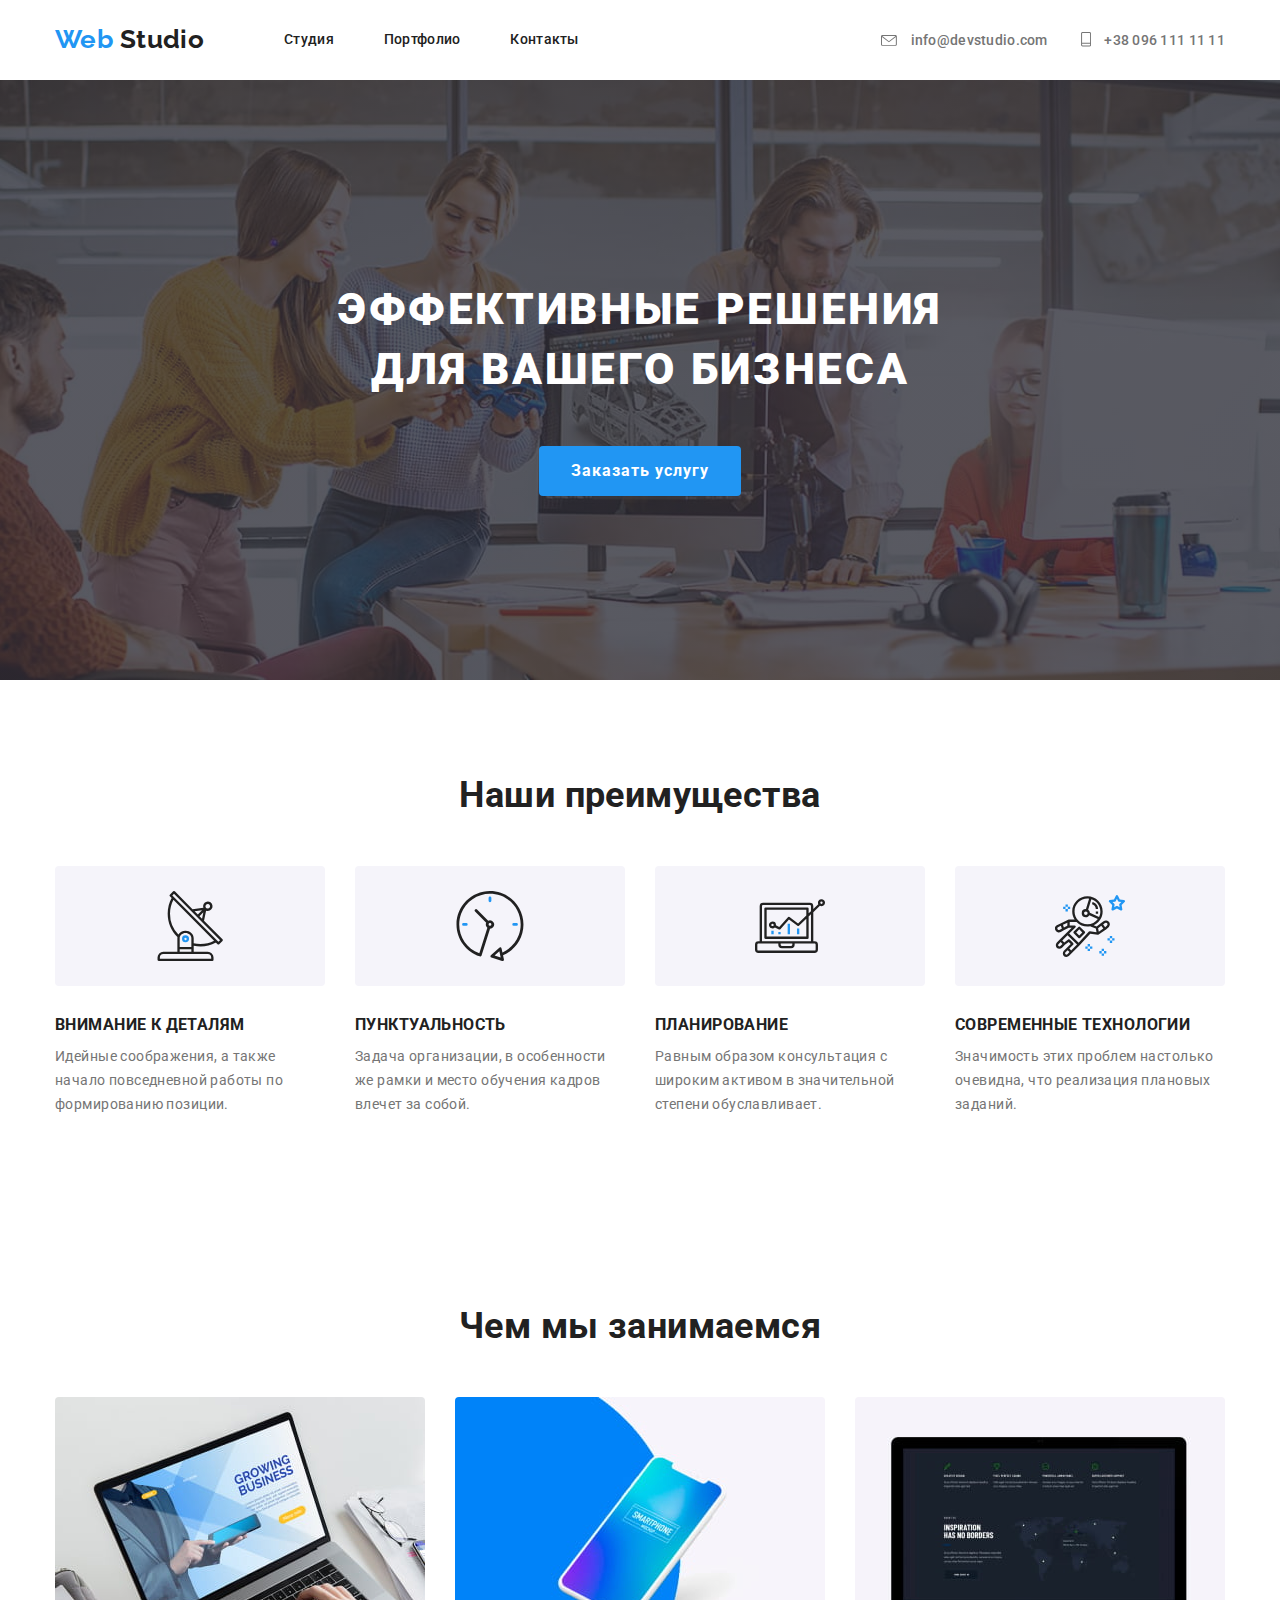
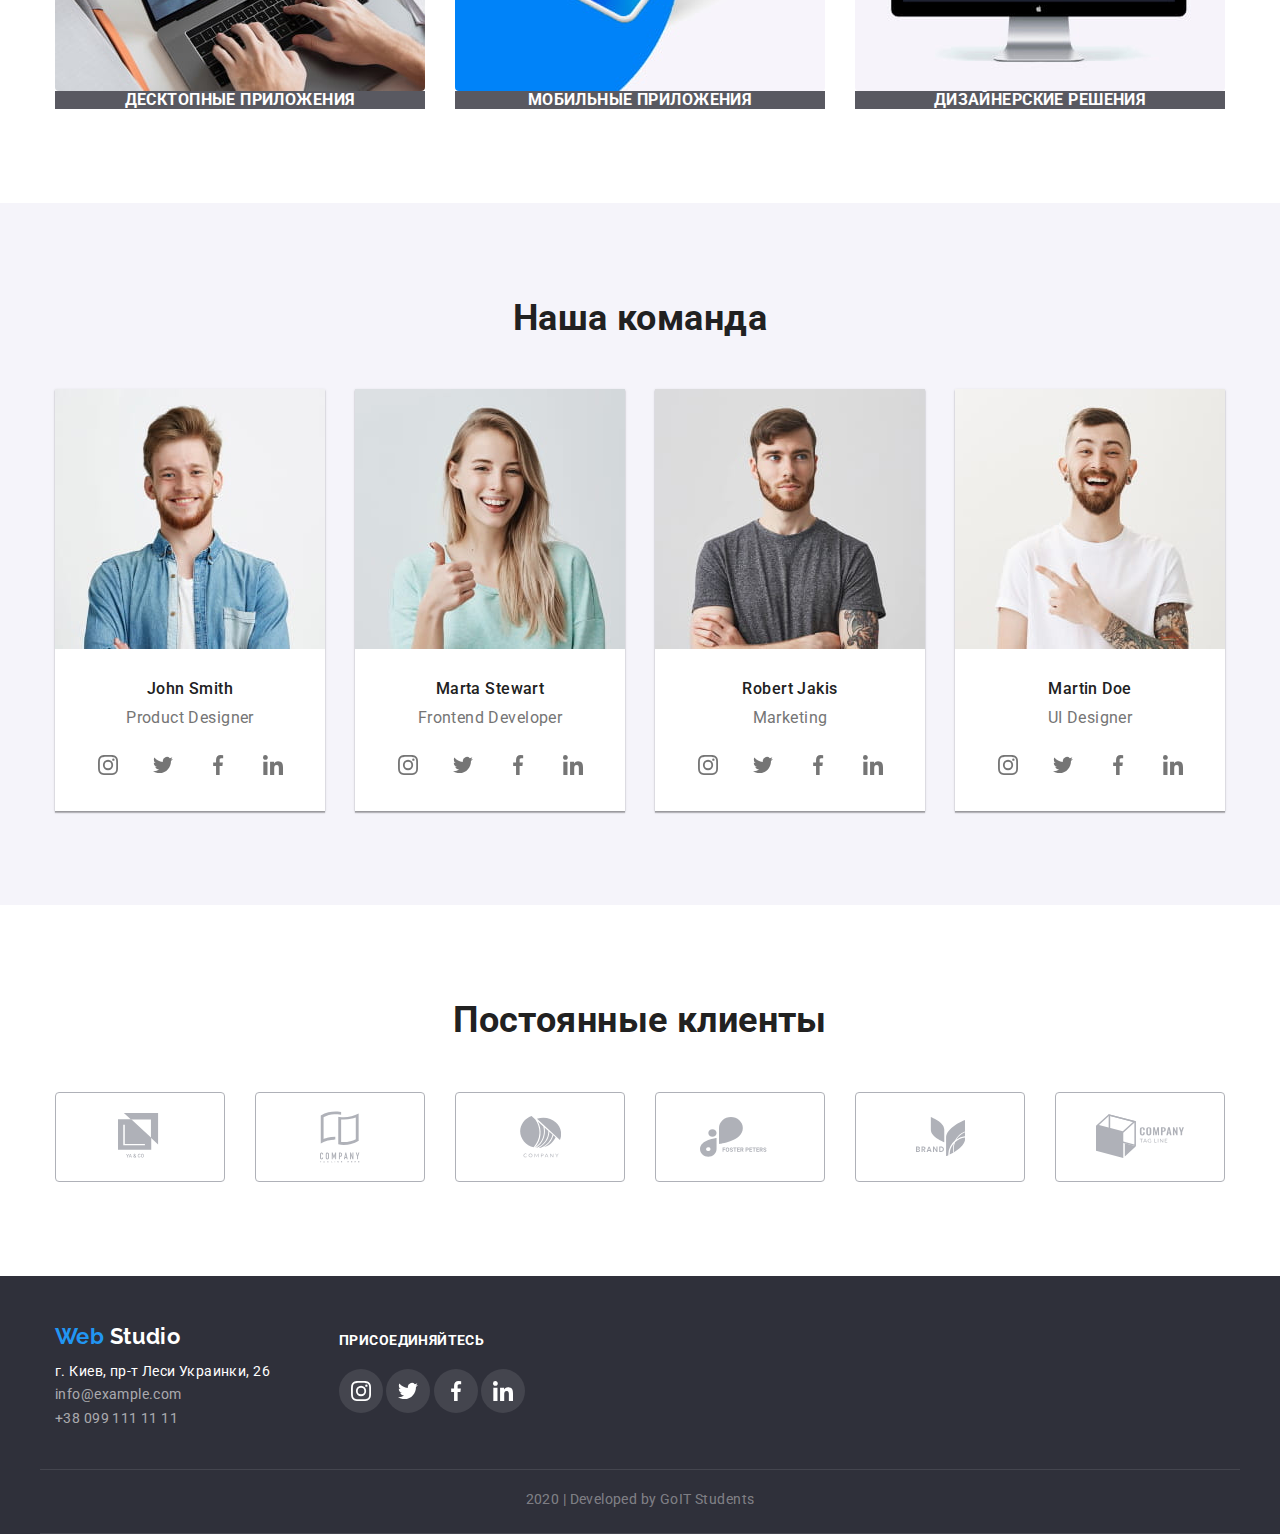
<file: index.html>
<!DOCTYPE html>
<html lang="ru">
  <head>
    <meta charset="UTF-8" />
    <meta name="viewport" content="width=device-width, initial-scale=1.0" />
    <title>Document</title>
    <link
      rel="stylesheet"
      href="https://fonts.googleapis.com/css2?family=Raleway:wght@700&family=Roboto:wght@500;700;900"
    />
    <link
      rel="stylesheet"
      href="https://cdnjs.cloudflare.com/ajax/libs/modern-normalize/0.6.0/modern-normalize.min.css"
    />
    <link rel="stylesheet" href="./css/main.css" />
  </head>
  <body>
    <!--Шапка-->
    <header>
      <div class="container main-nav">
        <a href="index.html" class="logo">
          <span class="logo-web">Web</span>
          Studio</a
        >
        <nav class="navigation-block">
          <ul class="site-nav">
            <li class="item"><a href="./index.html" class="link">Студия</a></li>
            <li class="item">
              <a href="./portfolio.html" class="link">Портфолио</a>
            </li>
            <li class="item"><a href="" class="link">Контакты</a></li>
          </ul>
        </nav>
        <div class="phone-email">
          <a href="mailto:info@devstudio.com" class="contacts">
            <svg class="icon-env" width="16px" height="11px">
              <use href="./images/sprite.svg#icon-envelope"></use>
            </svg>
            info@devstudio.com
          </a>
          <a href="tel:+380961111111" class="contacts">
            <svg class="icon-phone" width="10px" height="15px">
              <use href="images/sprite.svg#icon-phone"></use>
            </svg>
            +38 096 111 11 11
          </a>
        </div>
      </div>
    </header>
    <main>
      <!--Герой-->
      <section class="hero-section">
        <h1 class="hero-title">эффективные решения для вашего бизнеса</h1>
        <a href="" class="button primary">Заказать услугу</a>
      </section>

      <!--Преимущества-->
      <section class="section advantages">
        <div class="container">
          <h2 class="section-title">Наши преимущества</h2>
          <ul class="advantages-list">
            <li class="item">
              <svg class="adv-icons">
                <use
                  href="./images/sprite.svg#icon-antenna"
                  width="70px"
                  height="70px"
                ></use>
              </svg>
              <h3 class="title">Внимание к деталям</h3>
              <p class="text">
                Идейные соображения, а также начало повседневной работы по
                формированию позиции.
              </p>
            </li>
            <li class="item">
              <svg class="adv-icons">
                <use
                  href="./images/sprite.svg#icon-clock"
                  width="70px"
                  height="70px"
                ></use>
              </svg>
              <h3 class="title">Пунктуальность</h3>
              <p class="text">
                Задача организации, в особенности же рамки и место обучения
                кадров влечет за собой.
              </p>
            </li>
            <li class="item">
              <svg class="adv-icons">
                <use
                  href="./images/sprite.svg#icon-notebook"
                  width="70px"
                  height="70px"
                ></use>
              </svg>
              <h3 class="title">Планирование</h3>
              <p class="text">
                Равным образом консультация с широким активом в значительной
                степени обуславливает.
              </p>
            </li>
            <li class="item">
              <svg class="adv-icons">
                <use
                  href="./images/sprite.svg#icon-astronaut"
                  width="70px"
                  height="70px"
                ></use>
              </svg>
              <h3 class="title">Современные технологии</h3>
              <p class="text">
                Значимость этих проблем настолько очевидна, что реализация
                плановых заданий.
              </p>
            </li>
          </ul>
        </div>
      </section>
      <!--Чем мы занимаемся-->
      <section class="section">
        <div class="container">
          <h2 class="section-title">Чем мы занимаемся</h2>
          <ul class="we-do">
            <li class="item">
              <img
                src="./images/notebook-we-do.jpg"
                alt="Ноутбук"
                class="img-we-do"
              />
              <h3 class="title">Десктопные приложения</h3>
            </li>
            <li class="item">
              <img
                src="./images/phone-we-do.jpg"
                alt="Смартфон"
                class="img-we-do"
              />
              <h3 class="title">Мобильные приложения</h3>
            </li>
            <li class="item">
              <img
                src="./images/imac-we-do.jpg"
                alt="Компьютер"
                class="img-we-do"
              />
              <h3 class="title">Дизайнерские решения</h3>
            </li>
          </ul>
        </div>
      </section>
      <!--Наша команда-->
      <section class="section our-team">
        <div class="container">
          <h2 class="section-title">Наша команда</h2>
          <ul class="team">
            <li class="item-team">
              <img
                src="./images/John-designer.jpg"
                alt="Фото продуктового дизайнера"
                class="worker-photo"
              />
              <h3 class="worker">John Smith</h3>
              <p class="profession">Product Designer</p>
              <ul class="soc-networks">
                <li class="item">
                  <a href="" class="icon-box">
                    <svg class="soc-icons" width="20px" height="20px">
                      <use href="./images/sprite.svg#icon-instagram"></use>
                    </svg>
                  </a>
                </li>
                <li class="item">
                  <a href="" class="icon-box">
                    <svg class="soc-icons" width="20px" height="20px">
                      <use href="./images/sprite.svg#icon-twitter"></use>
                    </svg>
                  </a>
                </li>
                <li class="item">
                  <a href="" class="icon-box">
                    <svg class="soc-icons" width="20px" height="20px">
                      <use href="./images/sprite.svg#icon-facebook"></use>
                    </svg>
                  </a>
                </li>
                <li class="item">
                  <a href="" class="icon-box">
                    <svg class="soc-icons" width="20px" height="20px">
                      <use href="./images/sprite.svg#icon-linkedin"></use>
                    </svg>
                  </a>
                </li>
              </ul>
            </li>
            <li class="item-team">
              <img
                src="./images/Marta-frontend.jpg"
                alt="Фото фронтенд разработчика"
                class="worker-photo"
              />
              <h3 class="worker">Marta Stewart</h3>
              <p class="profession">Frontend Developer</p>
              <ul class="soc-networks">
                <li class="item">
                  <a href="" class="icon-box">
                    <svg class="soc-icons" width="20px" height="20px">
                      <use href="./images/sprite.svg#icon-instagram"></use>
                    </svg>
                  </a>
                </li>
                <li class="item">
                  <a href="" class="icon-box">
                    <svg class="soc-icons" width="20px" height="20px">
                      <use href="./images/sprite.svg#icon-twitter"></use>
                    </svg>
                  </a>
                </li>
                <li class="item">
                  <a href="" class="icon-box">
                    <svg class="soc-icons" width="20px" height="20px">
                      <use href="./images/sprite.svg#icon-facebook"></use>
                    </svg>
                  </a>
                </li>
                <li class="item">
                  <a href="" class="icon-box">
                    <svg class="soc-icons" width="20px" height="20px">
                      <use href="./images/sprite.svg#icon-linkedin"></use>
                    </svg>
                  </a>
                </li>
              </ul>
            </li>
            <li class="item-team">
              <img
                src="./images/Robert-marketing.jpg"
                alt="Фото маркетолога"
                class="worker-photo"
              />
              <h3 class="worker">Robert Jakis</h3>
              <p class="profession">Marketing</p>
              <ul class="soc-networks">
                <li class="item">
                  <a href="" class="icon-box">
                    <svg class="soc-icons" width="20px" height="20px">
                      <use href="./images/sprite.svg#icon-instagram"></use>
                    </svg>
                  </a>
                </li>
                <li class="item">
                  <a href="" class="icon-box">
                    <svg class="soc-icons" width="20px" height="20px">
                      <use href="./images/sprite.svg#icon-twitter"></use>
                    </svg>
                  </a>
                </li>
                <li class="item">
                  <a href="" class="icon-box">
                    <svg class="soc-icons" width="20px" height="20px">
                      <use href="./images/sprite.svg#icon-facebook"></use>
                    </svg>
                  </a>
                </li>
                <li class="item">
                  <a href="" class="icon-box">
                    <svg class="soc-icons" width="20px" height="20px">
                      <use href="./images/sprite.svg#icon-linkedin"></use>
                    </svg>
                  </a>
                </li>
              </ul>
            </li>
            <li class="item-team">
              <img
                src="./images/Martin-ui.jpg"
                alt="Фото дизайнера"
                class="worker-photo"
              />
              <h3 class="worker">Martin Doe</h3>
              <p class="profession">UI Designer</p>
              <ul class="soc-networks">
                <li class="item">
                  <a href="" class="icon-box">
                    <svg class="soc-icons" width="20px" height="20px">
                      <use href="./images/sprite.svg#icon-instagram"></use>
                    </svg>
                  </a>
                </li>
                <li class="item">
                  <a href="" class="icon-box">
                    <svg class="soc-icons" width="20px" height="20px">
                      <use href="./images/sprite.svg#icon-twitter"></use>
                    </svg>
                  </a>
                </li>
                <li class="item">
                  <a href="" class="icon-box">
                    <svg class="soc-icons" width="20px" height="20px">
                      <use href="./images/sprite.svg#icon-facebook"></use>
                    </svg>
                  </a>
                </li>
                <li class="item">
                  <a href="" class="icon-box">
                    <svg class="soc-icons" width="20px" height="20px">
                      <use href="./images/sprite.svg#icon-linkedin"></use>
                    </svg>
                  </a>
                </li>
              </ul>
            </li>
          </ul>
        </div>
      </section>
      <!--Клиенты-->
      <section class="section">
        <div class="container">
          <h2 class="section-title">Постоянные клиенты</h2>
          <ul class="our-clients">
            <li class="item">
              <a href="" class="client-logo">
                <svg class="client-icon" width="44px" height="49px">
                  <use href="./images/sprite.svg#client-1"></use>
                </svg>
              </a>
            </li>
            <li class="item">
              <a href="" class="client-logo">
                <svg class="client-icon" width="40px" height="52px">
                  <use href="./images/sprite.svg#client-2"></use>
                </svg>
              </a>
            </li>
            <li class="item">
              <a href="" class="client-logo">
                <svg class="client-icon" width="41px" height="42px">
                  <use href="./images/sprite.svg#client-3"></use>
                </svg>
              </a>
            </li>
            <li class="item">
              <a href="" class="client-logo">
                <svg class="client-icon" width="80px" height="42px">
                  <use href="./images/sprite.svg#client-4"></use>
                </svg>
              </a>
            </li>
            <li class="item">
              <a href="" class="client-logo">
                <svg class="client-icon" width="49px" height="47px">
                  <use href="./images/sprite.svg#client-5"></use>
                </svg>
              </a>
            </li>
            <li class="item">
              <a href="" class="client-logo">
                <svg class="client-icon" width="88px" height="45px">
                  <use href="./images/sprite.svg#client-6"></use>
                </svg>
              </a>
            </li>
          </ul>
        </div>
      </section>
    </main>
    <footer class="footer">
      <div class="container">
        <div class="footer-address">
          <a href="/index.html" class="logo footer-logo">
            <span class="logo-web">Web</span>
            Studio
          </a>
          <address class="address-item">
            г. Киев, пр-т Леси Украинки, 26
            <a href="mailto:info@example.com" class="footer-contacts"
              >info@example.com</a
            >
            <a href="tel:+380991111111" class="footer-contacts"
              >+38 099 111 11 11</a
            ><br />
          </address>
        </div>
        <div class="call-action">
          <b class="action-text">присоединяйтесь</b>
          <ul>
            <li class="action-icons">
              <a class="footer-icons" href="">
                <svg width="20px" height="20px">
                  <use href="./images/sprite.svg#icon-instagram"></use>
                </svg>
              </a>
            </li>
            <li class="action-icons">
              <a class="footer-icons" href="">
                <svg width="20px" height="20px">
                  <use href="./images/sprite.svg#icon-twitter"></use>
                </svg>
              </a>
            </li>
            <li class="action-icons">
              <a class="footer-icons" href="">
                <svg width="20px" height="20px">
                  <use href="./images/sprite.svg#icon-facebook"></use>
                </svg>
              </a>
            </li>
            <li class="action-icons">
              <a class="footer-icons" href="">
                <svg class="icons" width="20px" height="20px">
                  <use href="./images/sprite.svg#icon-linkedin"></use>
                </svg>
              </a>
            </li>
          </ul>
        </div>
      </div>
      <p class="container developed-by">2020 | Developed by GoIT Students</p>
    </footer>
  </body>
</html>
</file>
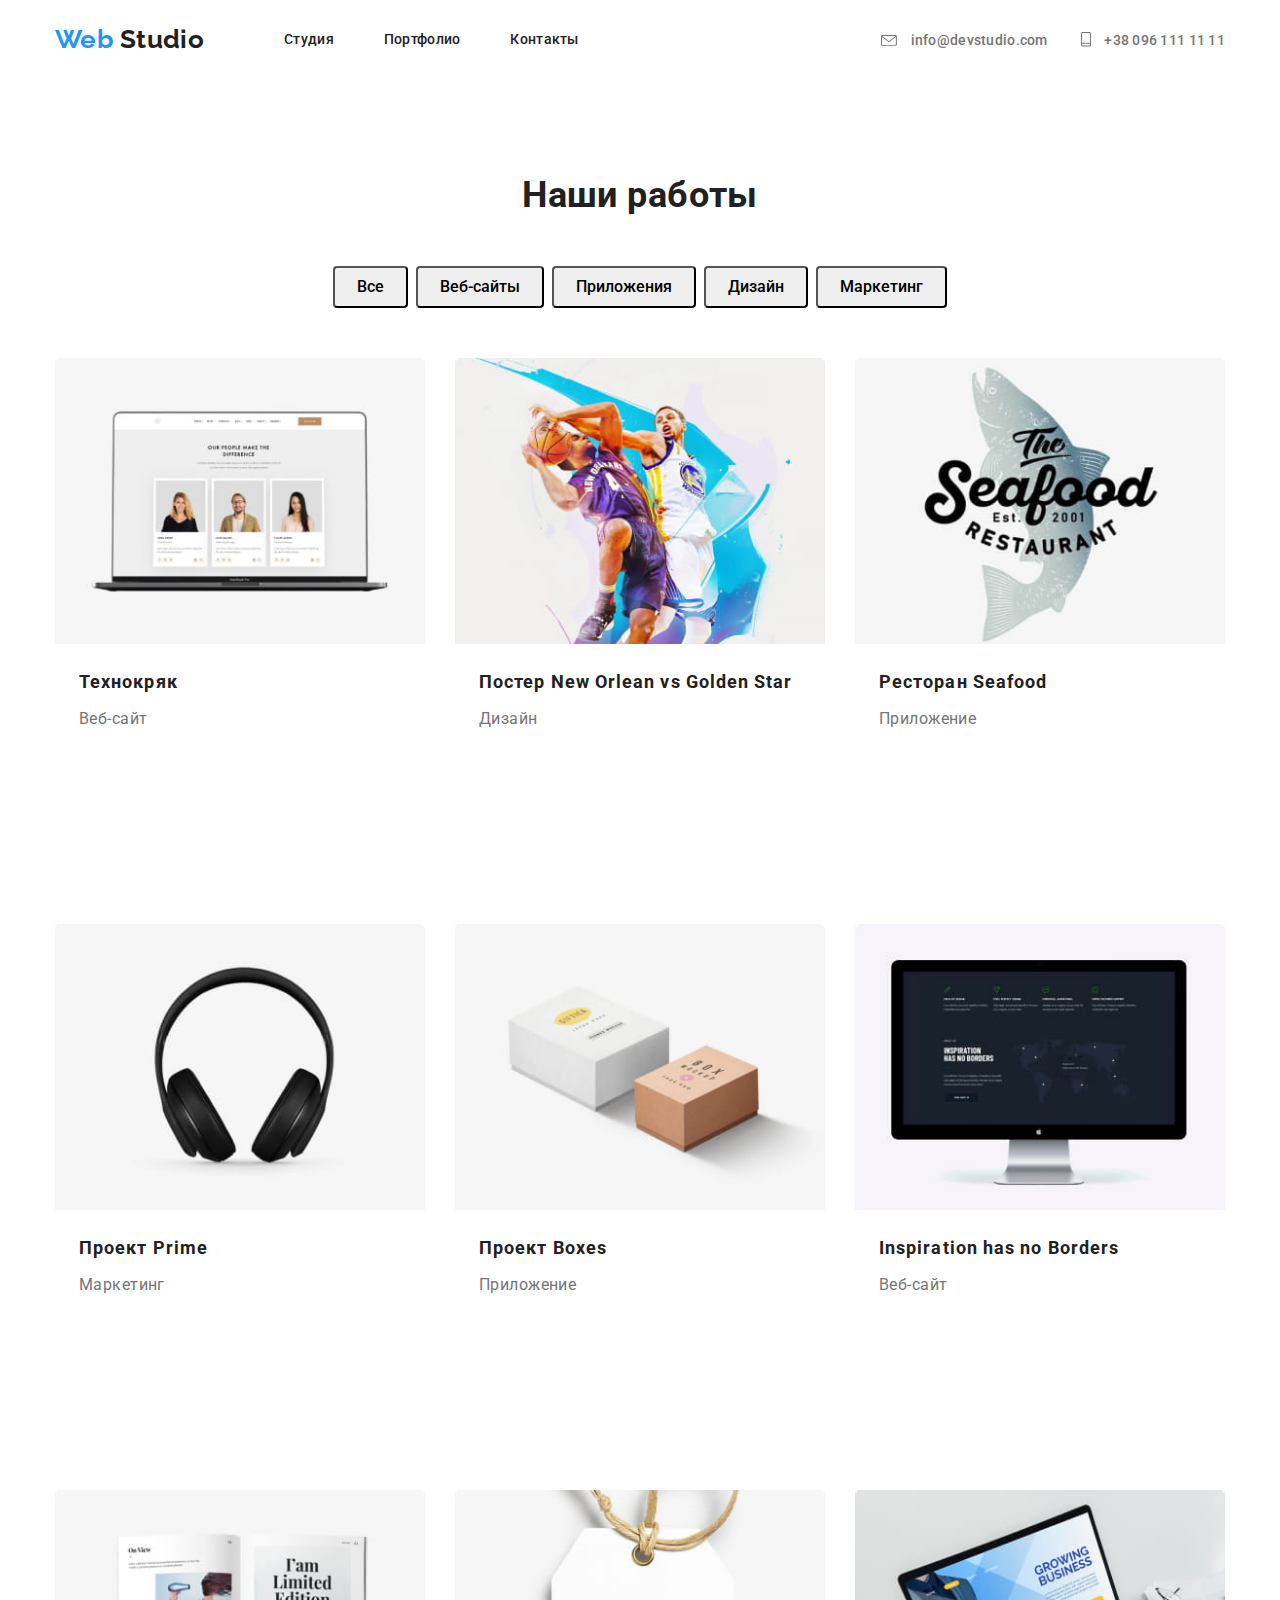
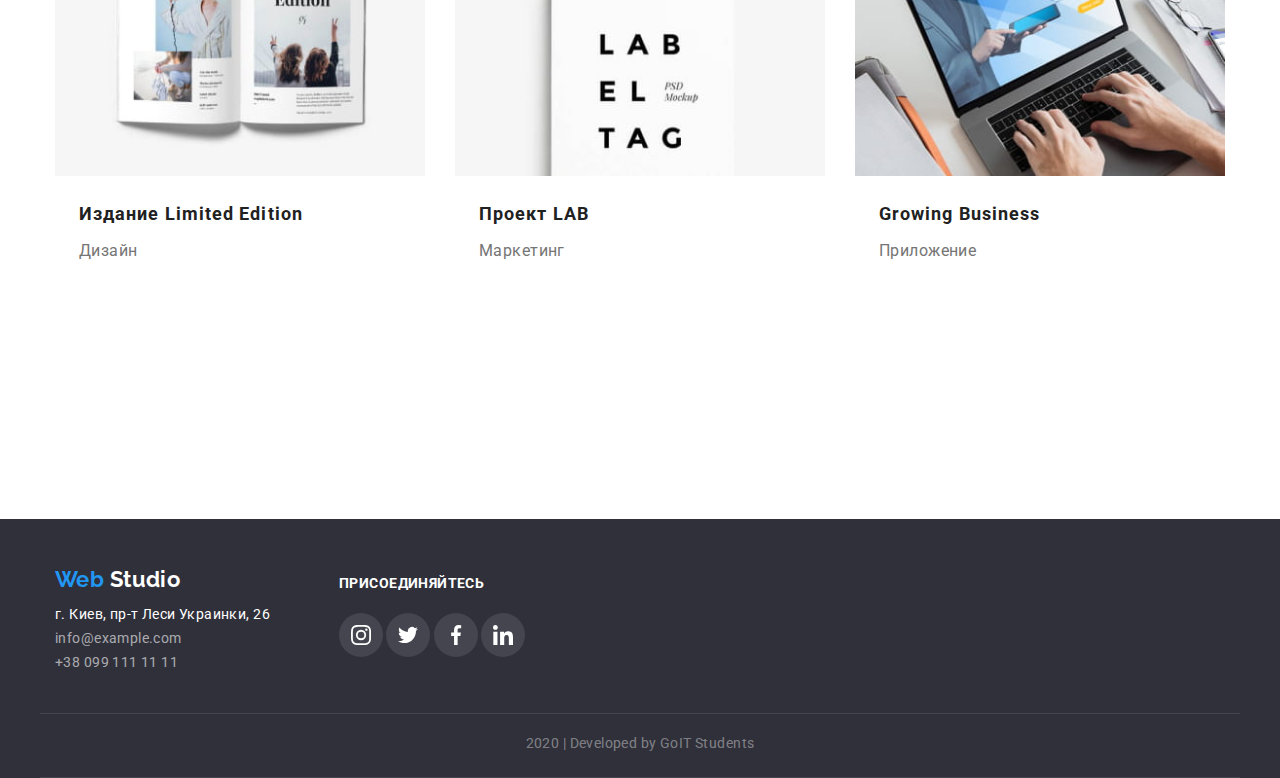
<file: portfolio.html>
<!DOCTYPE html>
<html lang="en">
  <head>
    <meta charset="UTF-8" />
    <meta name="viewport" content="width=device-width, initial-scale=1.0" />
    <title>Portfolio</title>
    <link
      rel="stylesheet"
      href="https://fonts.googleapis.com/css2?family=Raleway:wght@700&family=Roboto:wght@500;700;900"
    />
    <link
      rel="stylesheet"
      href="https://cdnjs.cloudflare.com/ajax/libs/modern-normalize/0.6.0/modern-normalize.min.css"
    />
    <link rel="stylesheet" href="./css/main.css" />
    <link rel="stylesheet" href="./css/portfolio.css" />
  </head>
  <body>
    <!--Шапка-->
    <header>
      <div class="container main-nav">
        <a href="index.html" class="logo">
          <span class="logo-web">Web</span>
          Studio</a
        >
        <nav class="navigation-block">
          <ul class="site-nav">
            <li class="item"><a href="./index.html" class="link">Студия</a></li>
            <li class="item">
              <a href="./portfolio.html" class="link">Портфолио</a>
            </li>
            <li class="item"><a href="" class="link">Контакты</a></li>
          </ul>
        </nav>
        <div class="phone-email">
          <a href="mailto:info@devstudio.com" class="contacts">
            <svg class="icon-env" width="16px" height="11px">
              <use href="./images/sprite.svg#icon-envelope"></use>
            </svg>
            info@devstudio.com
          </a>
          <a href="tel:+380961111111" class="contacts">
            <svg class="icon-phone" width="10px" height="15px">
              <use href="images/sprite.svg#icon-phone"></use>
            </svg>
            +38 096 111 11 11
          </a>
        </div>
      </div>
    </header>
    <main>
      <div class="container">
        <section class="section">
          <h1 class="section-title">Наши работы</h1>
          <ul class="filter">
            <li class="item">
              <button type="button" class="filter-button">Все</button>
            </li>
            <li class="item">
              <button type="button" class="filter-button">Веб-сайты</button>
            </li>
            <li class="item">
              <button type="button" class="filter-button">Приложения</button>
            </li>
            <li class="item">
              <button type="button" class="filter-button">Дизайн</button>
            </li>
            <li class="item">
              <button type="button" class="filter-button">Маркетинг</button>
            </li>
          </ul>
          <ul class="our-portfolio">
            <li class="item">
              <a href="" class="link">
                <img
                  src="./images/portfolio-tekhnokryak.jpg"
                  alt="Веб-сайт технокряк"
                />
                <div class="box-text">
                  <h2 class="portfolio-title">Технокряк</h2>
                  <p class="portfolio-description">Веб-сайт</p>
                </div>
                <p class="text">
                  Технокряк это современная площадка распространения
                  коронавируса. Компании используют эту платформу для цифрового
                  шпионажа и атак на защищённые сервера конкурентов.
                </p>
              </a>
            </li>
            <li class="item">
              <a href="" class="link">
                <img
                  src="./images/portfolio-baskeball.jpg"
                  alt="Постер New Orlean vs Golden Star"
                />
                <div class="box-text">
                  <h2 class="portfolio-title">
                    Постер New Orlean vs Golden Star
                  </h2>
                  <p class="portfolio-description">Дизайн</p>
                </div>
                <p class="text">
                  Технокряк это современная площадка распространения
                  коронавируса. Компании используют эту платформу для цифрового
                  шпионажа и атак на защищённые сервера конкурентов.
                </p>
              </a>
            </li>
            <li class="item">
              <a href="" class="link">
                <img
                  src="./images/portfolio-seafood.jpg"
                  alt="Логотип ресторана Seafood"
                />
                <div class="box-text">
                  <h2 class="portfolio-title">Ресторан Seafood</h2>
                  <p class="portfolio-description">Приложение</p>
                </div>
                <p class="text">
                  Технокряк это современная площадка распространения
                  коронавируса. Компании используют эту платформу для цифрового
                  шпионажа и атак на защищённые сервера конкурентов.
                </p>
              </a>
            </li>
            <li class="item">
              <a href="" class="link">
                <img
                  src="./images/portfolio-headset.jpg"
                  alt="Фото наушников"
                />
                <div class="box-text">
                  <h2 class="portfolio-title">Проект Prime</h2>
                  <p class="portfolio-description">Маркетинг</p>
                </div>
                <p class="text">
                  Технокряк это современная площадка распространения
                  коронавируса. Компании используют эту платформу для цифрового
                  шпионажа и атак на защищённые сервера конкурентов.
                </p>
              </a>
            </li>
            <li class="item">
              <a href="" class="link">
                <img src="./images/portfolio-boxes.jpg" alt="Макет коробочек" />
                <div class="box-text">
                  <h2 class="portfolio-title">Проект Boxes</h2>
                  <p class="portfolio-description">Приложение</p>
                </div>
                <p class="text">
                  Технокряк это современная площадка распространения
                  коронавируса. Компании используют эту платформу для цифрового
                  шпионажа и атак на защищённые сервера конкурентов.
                </p>
              </a>
            </li>
            <li class="item">
              <a href="" class="link">
                <img
                  src="./images/portfolio-imac.jpg "
                  alt="Веб-сайт Inspiration has no Borders"
                />
                <div class="box-text">
                  <h2 class="portfolio-title">Inspiration has no Borders</h2>
                  <p class="portfolio-description">Веб-сайт</p>
                </div>
                <p class="text">
                  Технокряк это современная площадка распространения
                  коронавируса. Компании используют эту платформу для цифрового
                  шпионажа и атак на защищённые сервера конкурентов.
                </p>
              </a>
            </li>
            <li class="item">
              <a href="" class="link">
                <img
                  src="./images/portfolio-magazine.jpg"
                  alt="Журнал Limited Edition"
                />
                <div class="box-text">
                  <h2 class="portfolio-title">Издание Limited Edition</h2>
                  <p class="portfolio-description">Дизайн</p>
                </div>
                <p class="text">
                  Технокряк это современная площадка распространения
                  коронавируса. Компании используют эту платформу для цифрового
                  шпионажа и атак на защищённые сервера конкурентов.
                </p>
              </a>
            </li>
            <li class="item">
              <a href="" class="link">
                <img src="./images/portfolio-lab.jpg" alt="Бирка Lab" />
                <div class="box-text">
                  <h2 class="portfolio-title">Проект LAB</h2>
                  <p class="portfolio-description">Маркетинг</p>
                </div>
                <p class="text">
                  Технокряк это современная площадка распространения
                  коронавируса. Компании используют эту платформу для цифрового
                  шпионажа и атак на защищённые сервера конкурентов.
                </p>
              </a>
            </li>
            <li class="item">
              <a href="" class="link">
                <img
                  src="./images/portfolio-notebook.jpg"
                  alt="Приложение Growing Business"
                />
                <div class="box-text">
                  <h2 class="portfolio-title">Growing Business</h2>
                  <p class="portfolio-description">Приложение</p>
                </div>
                <p class="text">
                  Технокряк это современная площадка распространения
                  коронавируса. Компании используют эту платформу для цифрового
                  шпионажа и атак на защищённые сервера конкурентов.
                </p>
              </a>
            </li>
          </ul>
        </section>
      </div>
    </main>
    <footer class="footer">
      <div class="container">
        <div class="footer-address">
          <a href="/index.html" class="logo footer-logo">
            <span class="logo-web">Web</span>
            Studio
          </a>
          <address class="address-item">
            г. Киев, пр-т Леси Украинки, 26
            <a href="mailto:info@example.com" class="footer-contacts"
              >info@example.com</a
            >
            <a href="tel:+380991111111" class="footer-contacts"
              >+38 099 111 11 11</a
            ><br />
          </address>
        </div>
        <div class="call-action">
          <b class="action-text">присоединяйтесь</b>
          <ul>
            <li class="action-icons">
              <a class="footer-icons" href="">
                <svg width="20px" height="20px">
                  <use href="./images/sprite.svg#icon-instagram"></use>
                </svg>
              </a>
            </li>
            <li class="action-icons">
              <a class="footer-icons" href="">
                <svg width="20px" height="20px">
                  <use href="./images/sprite.svg#icon-twitter"></use>
                </svg>
              </a>
            </li>
            <li class="action-icons">
              <a class="footer-icons" href="">
                <svg width="20px" height="20px">
                  <use href="./images/sprite.svg#icon-facebook"></use>
                </svg>
              </a>
            </li>
            <li class="action-icons">
              <a class="footer-icons" href="">
                <svg class="icons" width="20px" height="20px">
                  <use href="./images/sprite.svg#icon-linkedin"></use>
                </svg>
              </a>
            </li>
          </ul>
        </div>
      </div>
      <p class="container developed-by">2020 | Developed by GoIT Students</p>
    </footer>
  </body>
</html>
</file>
<file: css/main.css>
/* collor: #2196F3 - logo and all hover/focus elements
color: #757575  - цвет основого текста
color: #212121 - цвет вторичного текста
color: #FFFFFF - белый цвет (фон и текст)
color: #F5F4FA - вторичный цвет фона
color: rgba(255, 255, 255, 0.6) - цвет текста в футтере
color: #2F303A - фон футтера
*/

:root {
  --primary-text-color: #757575;
  --secondary-text-color: #212121;
  --accent-color: #2196f3;
  --primary-white-color: #ffffff;
  --secondary-bg-color: #f5f4fa;
  --footer-bg-color: #2f303a;
  --primary-icons-color: #afb1b8;
}

body {
  background-color: var(--primary-white-color);
  color: var(--primary-text-color);
  font-family: Roboto, sans-serif;
  font-size: 14px;
  letter-spacing: 0.03em;
}

/* Logo header*/

.logo {
  font-family: Raleway, sans-serif;
  color: var(--secondary-text-color);
  font-weight: 700;
  font-size: 26px;
  line-height: 1.2;
  text-decoration: none;
}

.logo-web {
  font-family: Raleway, sans-serif;
  color: var(--accent-color);
}

.logo:hover,
.logo:focus {
  color: var(--accent-color);
}

ul {
  margin: 0;
  padding: 0;
  list-style: none;
}

/* Container */
.container {
  margin: 0 auto;
  width: 1200px;
  padding-left: 15px;
  padding-right: 15px;
}

/* Site navigation */

.main-nav {
  display: flex;
  align-items: center;
}

.navigation-block {
  margin-left: 80px;
}

.site-nav {
  display: flex;
}

.site-nav .item:not(:last-child) {
  margin-right: 50px;
}

.site-nav .link {
  display: block;
  padding-top: 32px;
  padding-bottom: 32px;

  color: var(--secondary-text-color);
  font-weight: 500;
  line-height: 1.14;
  letter-spacing: 0.02em;
  text-decoration: none;
}

.site-nav a:hover,
.site-nav a:focus {
  color: var(--accent-color);
}

/* Contacts */

.contacts {
  color: var(--primary-text-color);
  font-weight: 500;
  line-height: 1.14;
  letter-spacing: 0.02em;
}

.contacts:hover,
.contacts:focus {
  color: var(--accent-color);
}

.icon-env,
.icon-phone {
  fill: currentColor;
  margin-right: 10px;
}

.phone-email {
  display: inline-block;
  margin-left: auto;
}

.phone-email .contacts + .contacts {
  margin-left: 30px;
}

.phone-email > .contacts {
  padding-top: 32px;
  padding-bottom: 32px;
  text-decoration: none;
}

.contacts .icon-env {
  vertical-align: middle;
  display: inline-block;
}
.contacts .icon-phone {
  vertical-align: top;
  display: inline-block;
}

/* Hero */
.hero-section {
  max-width: 1600px;
  height: 600px;
  margin-left: auto;
  margin-right: auto;
  background-size: cover;
  background-position: center;
  background-repeat: no-repeat;
  background-image: linear-gradient(
      to right,
      rgba(47, 48, 58, 0.8),
      rgba(47, 48, 58, 0.8)
    ),
    url(../images/hero-bg.jpg);
  text-align: center;
}

.hero-title {
  margin-top: 0px;
  margin-bottom: 46px;
  margin-left: auto;
  margin-right: auto;
  padding-top: 200px;
  width: 646px;
  color: var(--primary-white-color);
  font-weight: 900;
  font-size: 44px;
  line-height: 1.36;
  letter-spacing: 0.06em;
  text-transform: uppercase;
}

/* Section */

.section {
  padding-top: 94px;
  padding-bottom: 94px;
}

.section-title {
  margin-top: 0;
  margin-bottom: 50px;
  color: var(--secondary-text-color);
  font-weight: 700;
  font-size: 36px;
  line-height: 1.17;
  text-align: center;
}

/* Advantages */

.advantages-list {
  display: flex;
}

.advantages-list .item {
  width: 270px;
}

.adv-icons {
  display: block;
  width: 270px;
  height: 120px;
  padding: 25px 100px;
  background-color: var(--secondary-bg-color);
  border-radius: 4px;
}

.advantages-list .item + .item {
  margin-left: 30px;
}

.advantages-list .title {
  margin-top: 30px;
  margin-bottom: 10px;
  color: var(--secondary-text-color);
  font-weight: 700;
  line-height: 1.14;
  text-transform: uppercase;
}

.advantages-list .text {
  margin-top: 0px;
  margin-bottom: 0px;
  line-height: 1.71;
}

/* What we do */

.we-do {
  display: flex;
}

.we-do .item + .item {
  margin-left: 30px;
}

.we-do .title {
  margin-top: 0px;
  margin-bottom: 0px;
  color: var(--primary-white-color);
  font-weight: 700;
  line-height: 1.14;
  text-align: center;
  text-transform: uppercase;
  background-color: rgba(47, 48, 58, 0.8);
}

.item .img-we-do {
  display: block;
  border-radius: 4px;
}

/* Our team */

.team {
  display: flex;
}

.item-team {
  padding-bottom: 24px;
  background-color: var(--primary-white-color);
  box-shadow: 0px 2px 1px rgba(0, 0, 0, 0.2), 0px 1px 1px rgba(0, 0, 0, 0.14),
    0px 1px 3px rgba(0, 0, 0, 0.12);
  width: 270px;
}

.team .item-team + .item-team {
  margin-left: 30px;
}

.worker-photo {
  display: block;
  margin-bottom: 30px;
}

.section.our-team {
  background-color: var(--secondary-bg-color);
}

.team .worker {
  margin-top: 0;
  margin-bottom: 10px;
  color: var(--secondary-text-color);
  font-weight: 500;
  font-size: 16px;
  line-height: 1.19;
  text-align: center;
}

.team .profession {
  margin-top: 0;
  margin-bottom: 16px;
  font-size: 16px;
  line-height: 1.19;
  text-align: center;
}

.soc-networks {
  display: flex;
  justify-content: center;
}

.soc-networks .item + .item {
  margin-left: 11px;
}

.icon-box {
  display: flex;
  align-items: center;
  justify-content: center;
  width: 44px;
  height: 44px;
  border-radius: 50%;
  color: var(--soc-icons-color);
}

.soc-icons {
  fill: currentColor;
}

.icon-box:hover {
  color: var(--primary-white-color);
  background-color: var(--accent-color);
}

/* Our clients */

.our-clients {
  display: flex;
  justify-content: center;
}

.our-clients .item + .item {
  margin-left: 30px;
}

.client-logo {
  display: flex;
  width: 170px;
  height: 90px;
  border: 1px solid var(--primary-icons-color);
  border-radius: 4px;
  align-items: center;
  justify-content: center;
  color: var(--primary-icons-color);
  fill: currentColor;
}

.client-logo:hover {
  color: var(--accent-color);
  border: 1px solid var(--accent-color);
}

/* Footer */
.footer {
  color: var(--primary-white-color);
  background-color: var(--footer-bg-color);
}

.footer > .container {
  display: flex;
  border-bottom: 1px solid rgba(255, 255, 255, 0.1);
}

.footer-address {
  padding-top: 48px;
}

.footer-logo {
  display: block;
  font-weight: 700;
  font-size: 22px;
  line-height: 1.18;
  margin: 0;
  padding-bottom: 10px;
  color: var(--primary-white-color);
}

.address-item {
  font-size: 14px;
  line-height: 1.71;
  font-style: normal;
}

.footer-contacts {
  display: block;
  color: rgba(255, 255, 255, 0.6);
  text-decoration: none;
  font-style: normal;
}

.footer-contacts:hover,
.footer-contacts:focus {
  color: var(--accent-color);
}

.call-action {
  padding-top: 56px;
  padding-bottom: 56px;
  margin-left: 69px;
}

.action-text {
  display: block;
  text-transform: uppercase;
  margin: 0;
  margin-bottom: 21px;
}

.action-icons {
  display: inline-block;
}

.footer-icons {
  display: flex;
  border-radius: 50%;
  align-items: center;
  justify-content: center;
  width: 44px;
  height: 44px;
  fill: var(--primary-white-color);
  background-color: rgba(255, 255, 255, 0.1);
}

.footer-icons:hover {
  background-color: var(--accent-color);
}

.developed-by {
  margin-top: 0;
  margin-bottom: 0;
  padding-top: 18px;
  padding-bottom: 21px;
  color: rgba(255, 255, 255, 0.4);
  font-size: 14px;
  line-height: 1.71;
  justify-content: center;
}

/* Buttons */
.button {
  display: inline-block;
  border-radius: 4px;
  color: var(--secondary-text-color);
  background-color: var(--primary-white-color);
  text-decoration: none;
  padding: 10px 32px;
  min-width: 200px;
}

.button.primary {
  color: var(--primary-white-color);
  background-color: var(--accent-color);
}

.hero-section .button.primary {
  font-weight: 700;
  font-size: 16px;
  align-items: center;
  text-align: center;
  line-height: 1.88;
  letter-spacing: 0.06em;
  margin-right: auto;
  margin-left: auto;
}

img {
  display: block;
  max-width: 100%;
  height: auto;
}
</file>
<file: css/portfolio.css>
:root {
  --primary-text-color: #757575;
  --secondary-text-color: #212121;
  --accent-color: #2196f3;
  --primary-white-color: #ffffff;
  --secondary-bg-color: #f5f4fa;
}

/* Filter buttons */

.filter {
  display: flex;
  align-items: center;
  justify-content: center;
  margin-bottom: 50px;
}

.filter .item + .item {
  margin-left: 8px;
}

.filter-button {
  font-weight: 500;
  font-size: 16px;
  line-height: 1.63;
  text-align: center;
  min-width: 73px;
  padding: 6px 22px;
  border-radius: 4px;
}

.filter-button:focus,
.filter-button:hover {
  color: var(--primary-white-color);
  background-color: var(--accent-color);
  box-shadow: 0px 2px 2px rgba(0, 0, 0, 0.12), 0px 1px 2px rgba(0, 0, 0, 0.08),
    0px 3px 1px rgba(0, 0, 0, 0.1);
}

/* Our portfolio */

.our-portfolio {
  display: flex;
  flex-wrap: wrap;
}

.our-portfolio .item {
  width: 370px;
  margin-right: 30px;
  margin-bottom: 30px;
}

.our-portfolio > .item:nth-child(3n) {
  margin-right: 0;
}

.our-portfolio > .item:nth-last-child(-n + 3) {
  margin-bottom: 0;
}

.our-portfolio .link {
  color: var(--secondary-text-color);
  text-decoration: none;
}

.our-portfolio .box-text {
  padding-top: 20px;
  padding-bottom: 20px;
  padding-left: 24px;
  padding-right: 24px;
}

.portfolio-title {
  font-weight: 700;
  font-size: 18px;
  line-height: 2;
  letter-spacing: 0.06em;
  margin: 0;
  margin-bottom: 4px;
}

.portfolio-description {
  font-size: 16px;
  line-height: 1.88;
  color: var(--primary-text-color);
  margin: 0;
}

.our-portfolio .text {
  font-size: 18px;
  line-height: 1.55;
  color: var(--primary-white-color);
  margin: 0;
}
</file>
